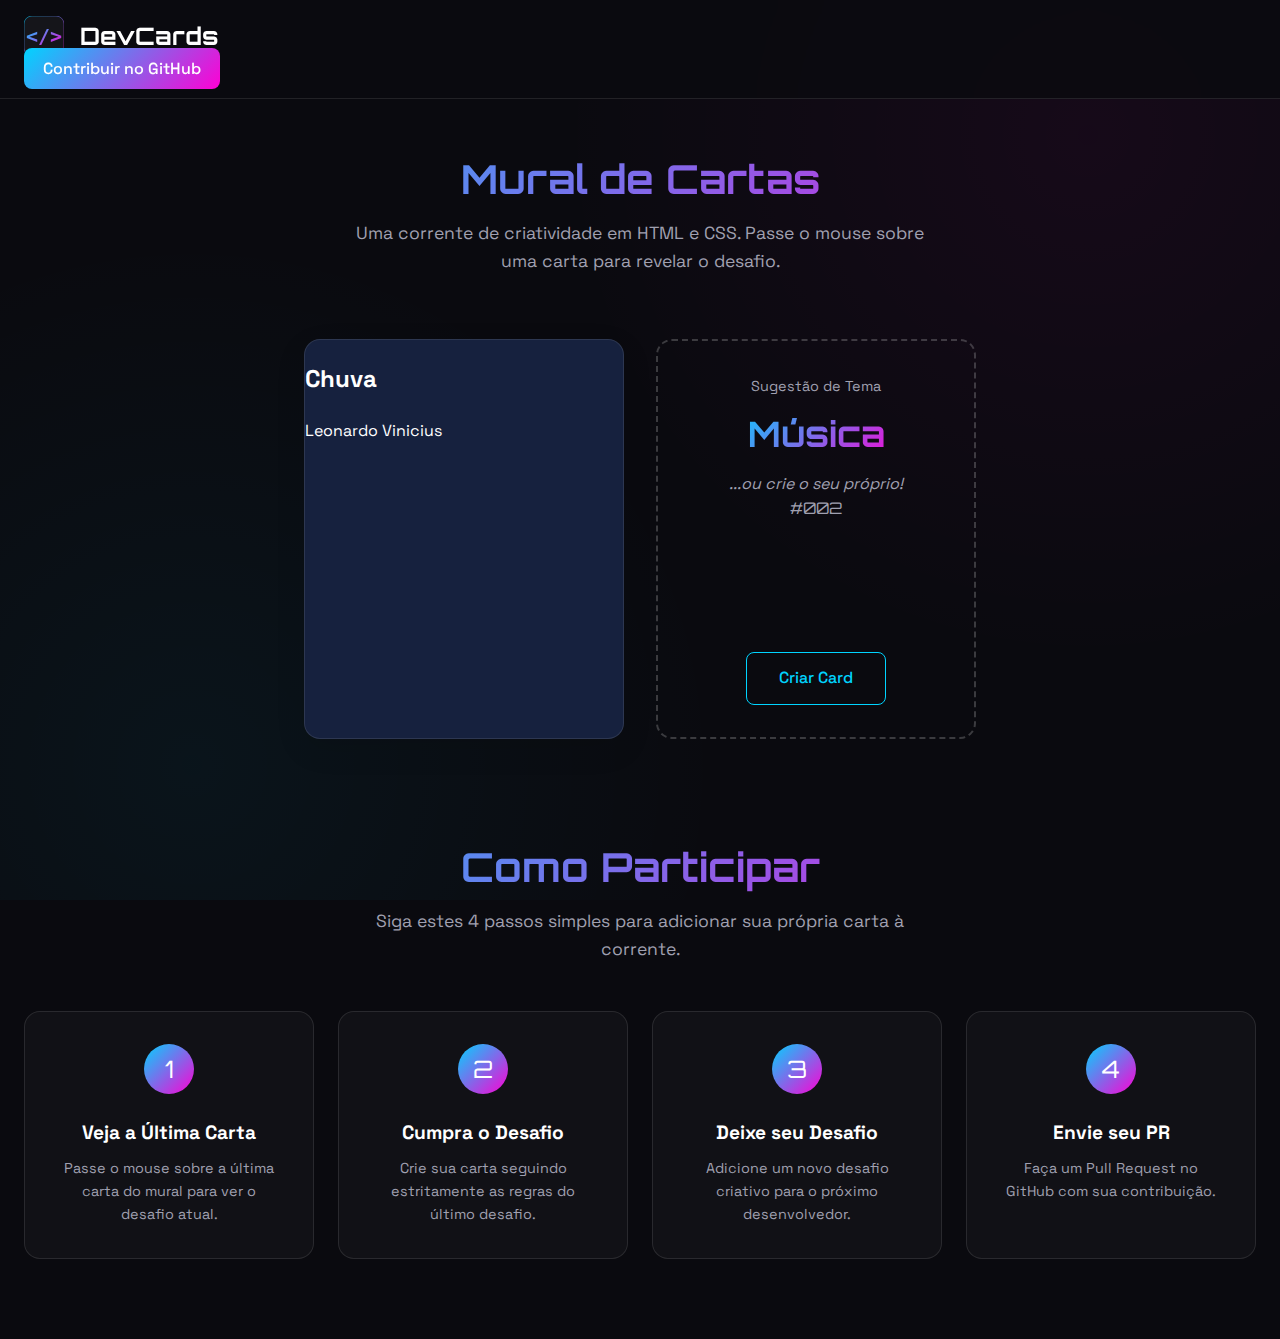
<file: index.html>
<!DOCTYPE html>
<html lang="pt-BR">
  <head>
    <meta charset="UTF-8" />
    <meta name="viewport" content="width=device-width, initial-scale=1.0" />
    <title>DevCards: Chain of Code</title>
    <meta
      name="description"
      content="Uma plataforma gamificada onde desenvolvedores criam cartas visuais e colaborativas com HTML e CSS."
    />

    <!-- Importação de Fontes e Estilos -->
    <link rel="stylesheet" href="assets/css/global.css" />
  </head>
  <body>
    <!-- Cabeçalho -->
    <header class="header">
      <div class="container">
        <div class="header-content">
          <a href="#" class="logo-section">
            <img
              src="assets/img/logo.svg"
              alt="DevCards Logo"
              width="40"
              height="40"
            />
            <h1 class="main-title">DevCards</h1>
          </a>
          <a
            href="https://github.com/leo-nardo/devcards"
            class="btn-github"
            target="_blank"
            rel="noopener noreferrer"
          >
            Contribuir no GitHub
          </a>
        </div>
      </div>
    </header>

    <!-- Conteúdo Principal -->
    <main class="main-content">
      <div class="container">
        <section class="section-header">
          <h2 class="section-title">Mural de Cartas</h2>
          <p class="section-description">
            Uma corrente de criatividade em HTML e CSS. Passe o mouse sobre uma
            carta para revelar o desafio.
          </p>
        </section>

        <!-- O Grid onde o JavaScript irá inserir os cards -->
        <div id="cards-grid">
          <!-- Os cards serão carregados aqui dinamicamente -->
        </div>

        <!-- NOVA SEÇÃO: COMO PARTICIPAR -->
        <section id="how-to-participate" class="section-header">
          <h2 class="section-title">Como Participar</h2>
          <p class="section-description">
            Siga estes 4 passos simples para adicionar sua própria carta à
            corrente.
          </p>

          <div class="steps-grid">
            <div class="step-card">
              <div class="step-number">1</div>
              <h3 class="step-title">Veja a Última Carta</h3>
              <p class="step-description">
                Passe o mouse sobre a última carta do mural para ver o desafio
                atual.
              </p>
            </div>
            <div class="step-card">
              <div class="step-number">2</div>
              <h3 class="step-title">Cumpra o Desafio</h3>
              <p class="step-description">
                Crie sua carta seguindo estritamente as regras do último
                desafio.
              </p>
            </div>
            <div class="step-card">
              <div class="step-number">3</div>
              <h3 class="step-title">Deixe seu Desafio</h3>
              <p class="step-description">
                Adicione um novo desafio criativo para o próximo desenvolvedor.
              </p>
            </div>
            <div class="step-card">
              <div class="step-number">4</div>
              <h3 class="step-title">Envie seu PR</h3>
              <p class="step-description">
                Faça um Pull Request no GitHub com sua contribuição.
              </p>
            </div>
          </div>
        </section>
      </div>
    </main>

    <!-- Script Principal -->
    <script src="assets/js/main.js"></script>
  </body>
</html>
</file>
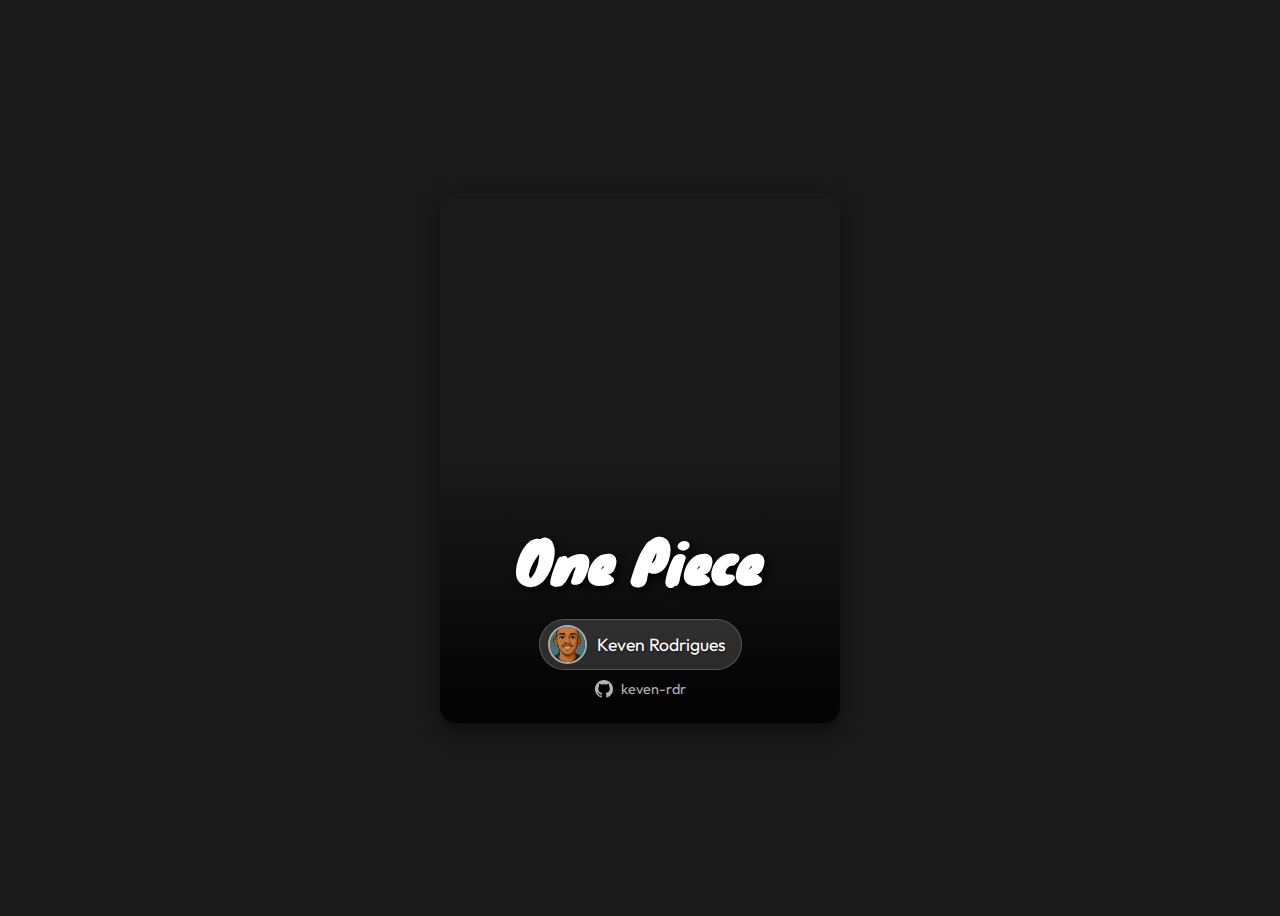
<file: cards/003/one-piece-card.html>
<!-- Autor: Keven Rodrigues - keven-rdr -->
<!-- Tema Cumprido: One Piece -->

<!DOCTYPE html>
<html lang="pt-br">
<head>
    <meta charset="UTF-8">
    <meta name="viewport" content="width=device-width, initial-scale=1.0">
    <title>One Piece Card - Gear 5</title>

    <link rel="stylesheet" href="one-piece-card.css">

</head>
<body>

<div class="one-piece-card-container">

    <div class="card-content">
        <h2 class="one-piece-title">One Piece</h2>

        <div class="author-info">

            <div class="one-piece-author">
                <img src="../../assets/img/avatar.png" alt="Avatar do autor" class="author-avatar">
                <span>Keven Rodrigues</span>
            </div>

            <a href="https://github.com/keven-rdr" target="_blank" rel="noopener noreferrer" class="repo-link">
                <svg xmlns="http://www.w3.org/2000/svg" viewBox="0 0 16 16" fill="currentColor">
                    <path d="M8 0C3.58 0 0 3.58 0 8c0 3.54 2.29 6.53 5.47 7.59.4.07.55-.17.55-.38 0-.19-.01-.82-.01-1.49-2.01.37-2.53-.49-2.69-.94-.09-.23-.48-.94-.82-1.13-.28-.15-.68-.52-.01-.53.63-.01 1.08.58 1.23.82.72 1.21 1.87.87 2.33.66.07-.52.28-.87.51-1.07-1.78-.2-3.64-.89-3.64-3.95 0-.87.31-1.59.82-2.15-.08-.2-.36-1.02.08-2.12 0 0 .67-.21 2.2.82.64-.18 1.32-.27 2-.27.68 0 1.36.09 2 .27 1.53-1.04 2.2-.82 2.2-.82.44 1.1.16 1.92.08 2.12.51.56.82 1.27.82 2.15 0 3.07-1.87 3.75-3.65 3.95.29.25.54.73.54 1.48 0 1.07-.01 1.93-.01 2.2 0 .21.15.46.55.38A8.013 8.013 0 0 0 16 8c0-4.42-3.58-8-8-8z"></path>
                </svg>
                <span>keven-rdr</span>
            </a>

        </div> </div>

</div>

</body>
</html>
</file>
<file: assets/css/global.css>
@import url("https://fonts.googleapis.com/css2?family=Orbitron:wght@400;700;900&family=Space+Grotesk:wght@300;400;500;700&display=swap");

:root {
  --bg-primary: #0a0a0f;
  --bg-secondary: #1a1a2e;
  --text-primary: #ffffff;
  --text-secondary: #a0a0b0;
  --accent-cyan: #00d4ff;
  --accent-magenta: #ff00d4;
  --border-color: rgba(255, 255, 255, 0.1);
  --gradient-primary: linear-gradient(
    135deg,
    var(--accent-cyan) 0%,
    var(--accent-magenta) 100%
  );
  --font-display: "Orbitron", sans-serif;
  --font-body: "Space Grotesk", sans-serif;
}

* {
  margin: 0;
  padding: 0;
  box-sizing: border-box;
}
html {
  scroll-behavior: smooth;
}
body {
  font-family: var(--font-body);
  background-color: var(--bg-primary);
  color: var(--text-primary);
  line-height: 1.6;
  background-image: radial-gradient(
      circle at 15% 85%,
      rgba(0, 212, 255, 0.05),
      transparent 40%
    ),
    radial-gradient(circle at 85% 15%, rgba(255, 0, 212, 0.05), transparent 40%);
  background-attachment: fixed;
}

.container {
  width: 100%;
  max-width: 1600px;
  margin: 0 auto;
  padding: 0 1.5rem;
}

/* --- Header Corrigido --- */
.header {
  padding: 1rem 0;
  border-bottom: 1px solid var(--border-color);
  position: sticky;
  top: 0;
  z-index: 1000;
  background: rgba(10, 10, 15, 0.8);
  backdrop-filter: blur(10px);
}
.header .container {
  display: flex;
  justify-content: space-between;
  align-items: center;
}
.logo-section {
  display: flex;
  align-items: center;
  gap: 1rem;
  text-decoration: none;
  color: var(--text-primary);
}
.main-title {
  font-family: var(--font-display);
  font-size: 1.5rem;
}
.btn-github {
  padding: 0.6rem 1.2rem;
  background: var(--gradient-primary);
  border: none;
  border-radius: 8px;
  color: white;
  text-decoration: none;
  font-weight: 500;
  transition: all 0.3s ease;
}

.main-content {
  padding: 3rem 0;
}
.section-header {
  text-align: center;
  margin-bottom: 2rem;
}
.section-title {
  font-family: var(--font-display);
  font-size: clamp(2rem, 5vw, 2.5rem);
  background: var(--gradient-primary);
  -webkit-background-clip: text;
  -webkit-text-fill-color: transparent;
}
.section-description {
  font-size: 1.1rem;
  color: var(--text-secondary);
  max-width: 600px;
  margin: 0.5rem auto 0 auto;
}

/* --- Mural em Grade (MODIFICADO) --- */
#cards-grid {
  display: flex;
  flex-wrap: wrap; /* Permite que os cards quebrem para a próxima linha */
  justify-content: center; /* Centraliza os cards no container */
  gap: 2rem;
  padding: 2rem 0; /* Padding vertical, sem padding horizontal extra */
}

/* --- Card Visual --- */
.dev-card {
  width: 320px;
  height: 400px;
  flex-shrink: 0;
  border-radius: 16px;
  border: 1px solid var(--border-color);
  background-color: #16213e;
  box-shadow: 0 10px 30px rgba(0, 0, 0, 0.1);
  transition: transform 0.3s ease, box-shadow 0.3s ease;
}
.dev-card:hover {
  transform: translateY(-8px) scale(1.02);
  box-shadow: 0 20px 40px rgba(0, 212, 255, 0.2);
}
.card-content-host {
  width: 100%;
  height: 100%;
  border-radius: 16px;
  overflow: hidden;
}

.theme-placeholder-card {
  width: 320px;
  height: 400px;
  flex-shrink: 0;
  border-radius: 16px;
  border: 2px dashed rgba(255, 255, 255, 0.2);
  padding: 2rem;
  display: flex;
  flex-direction: column;
  justify-content: space-between;
  align-items: center;
  text-align: center;
  transition: border-color 0.3s ease, background-color 0.3s ease;
}
.theme-placeholder-card:hover {
  border-color: var(--accent-cyan);
  background-color: rgba(255, 255, 255, 0.03);
}
.placeholder-content {
  /* (sem mudanças aqui) */
}
.placeholder-tag {
  font-size: 0.9rem;
  color: var(--text-secondary);
}
.placeholder-theme {
  font-family: var(--font-display);
  font-size: 2.2rem;
  color: var(--text-primary);
  background: var(--gradient-primary);
  -webkit-background-clip: text;
  -webkit-text-fill-color: transparent;
  margin: 0.5rem 0;
}
/* NOVO ESTILO PARA A SUGESTÃO */
.placeholder-suggestion {
  font-size: 1rem;
  color: var(--text-secondary);
  font-style: italic;
}
.placeholder-id {
  font-family: var(--font-display);
  font-size: 1rem;
  color: var(--text-secondary);
  margin-top: 1rem;
}
.btn-accept {
  display: inline-block;
  padding: 0.8rem 2rem;
  border: 1px solid var(--accent-cyan);
  color: var(--accent-cyan);
  border-radius: 8px;
  text-decoration: none;
  font-weight: 500;
  transition: all 0.3s ease;
}
.btn-accept:hover {
  background-color: var(--accent-cyan);
  color: var(--bg-primary);
}

#how-to-participate {
  margin-top: 4rem;
}
.steps-grid {
  display: grid;
  grid-template-columns: repeat(auto-fit, minmax(250px, 1fr));
  gap: 1.5rem;
  margin-top: 3rem;
}
.step-card {
  background: rgba(255, 255, 255, 0.03);
  border: 1px solid var(--border-color);
  border-radius: 16px;
  padding: 2rem;
  text-align: center;
  transition: all 0.3s ease;
}
.step-card:hover {
  transform: translateY(-5px);
  border-color: var(--accent-cyan);
}
.step-number {
  width: 50px;
  height: 50px;
  border-radius: 50%;
  background: var(--gradient-primary);
  display: flex;
  align-items: center;
  justify-content: center;
  font-family: var(--font-display);
  font-size: 1.5rem;
  margin: 0 auto 1.5rem auto;
}
.step-title {
  font-size: 1.2rem;
  margin-bottom: 0.5rem;
  color: var(--text-primary);
}
.step-description {
  font-size: 0.9rem;
  color: var(--text-secondary);
}

.footer {
  padding: 2rem 0;
  margin-top: 4rem;
  text-align: center;
  border-top: 1px solid var(--border-color);
  color: var(--text-secondary);
  font-size: 0.9rem;
}
.footer p {
  margin-bottom: 0.5rem;
}
.footer p:last-child {
  margin-bottom: 0;
}

@media (max-width: 768px) {
  .header .container {
    flex-direction: column;
    gap: 1.5rem;
  }
}
</file>
<file: cards/003/one-piece-card.css>
@import url('https://fonts.googleapis.com/css2?family=Knewave&family=Outfit:wght@400&family=Roboto:wght@400;700&display=swap');

body {
    display: flex;
    justify-content: center;
    align-items: center;
    min-height: 100vh;
    background-color: #1a1a1a;
}

.one-piece-card-container {
    width: 350px;
    height: 480px;
    border-radius: 15px;
    box-shadow: 0 8px 20px rgba(0, 0, 0, 0.5);
    position: relative;
    overflow: hidden;
    color: white;

    background-image:
            linear-gradient(to top, rgba(0, 0, 0, 0.85) 5%, rgba(0, 0, 0, 0) 50%),
            url('https://www.icegif.com/wp-content/uploads/2024/04/luffy-gear-5-icegif-10.gif');

    background-size: cover;
    background-position: center 30%;
    background-repeat: no-repeat;

    display: flex;
    flex-direction: column;
    justify-content: flex-end;
    padding: 25px;
}

.card-content {
    text-align: center;
    width: 100%;
}

.one-piece-title {
    font-family: 'Knewave', sans-serif;
    font-size: 3.5em;
    margin: 0;
    color: white;
    text-shadow: 3px 3px 8px rgba(0, 0, 0, 1);
    margin-bottom: 15px; /* Espaço entre o título e as infos do autor */
}

/* --- NOVO ESTILO PARA O CONTÊINER DO AUTOR --- */
.author-info {
    display: flex;
    flex-direction: column; /* Empilha os itens verticalmente */
    align-items: center;   /* Centraliza os itens na horizontal */
    gap: 10px; /* Cria um espaço de 10px entre os itens (autor e link) */
}

.author-avatar {
    width: 35px;
    height: 35px;
    border-radius: 50%;
    border: 2px solid rgba(255, 255, 255, 0.6);
    margin-right: 10px;
    object-fit: cover;
}

.one-piece-author {
    font-family: 'Outfit', sans-serif;
    display: inline-flex;
    align-items: center;
    background-color: rgba(255, 255, 255, 0.15);
    padding: 5px 15px 5px 8px;
    border-radius: 50px;
    font-size: 1.1em;
    color: white;
    text-shadow: 1px 1px 2px rgba(0, 0, 0, 0.5);
    border: 1px solid rgba(255, 255, 255, 0.2);
    /* margin-top removido daqui */
}

.repo-link {
    display: inline-flex;
    align-items: center;
    /* margin-top removido daqui */
    color: rgba(255, 255, 255, 0.7);
    text-decoration: none;
    font-family: 'Outfit', sans-serif;
    font-size: 0.9em;
    transition: color 0.3s ease;
}

.repo-link:hover {
    color: rgba(255, 255, 255, 1);
}

.repo-link svg {
    width: 18px;
    height: 18px;
    margin-right: 8px;
    fill: currentColor;
}
</file>
